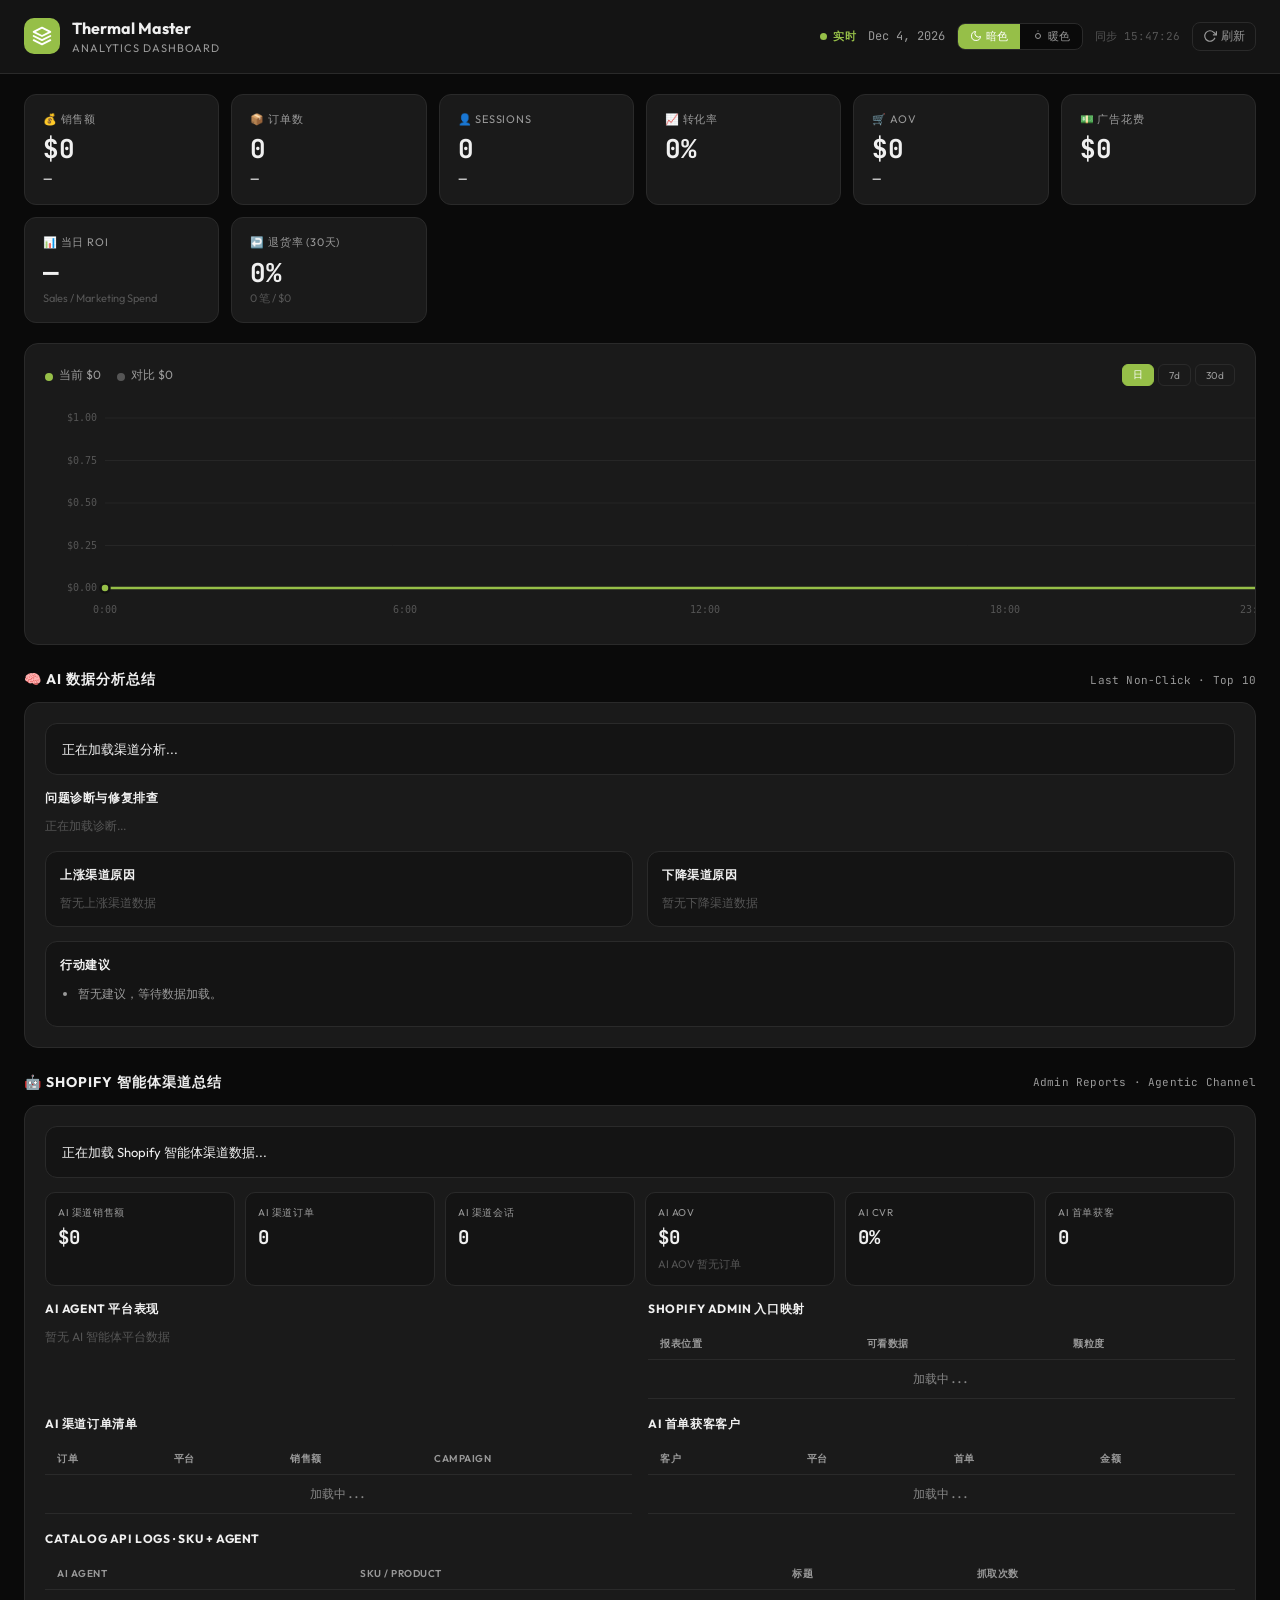
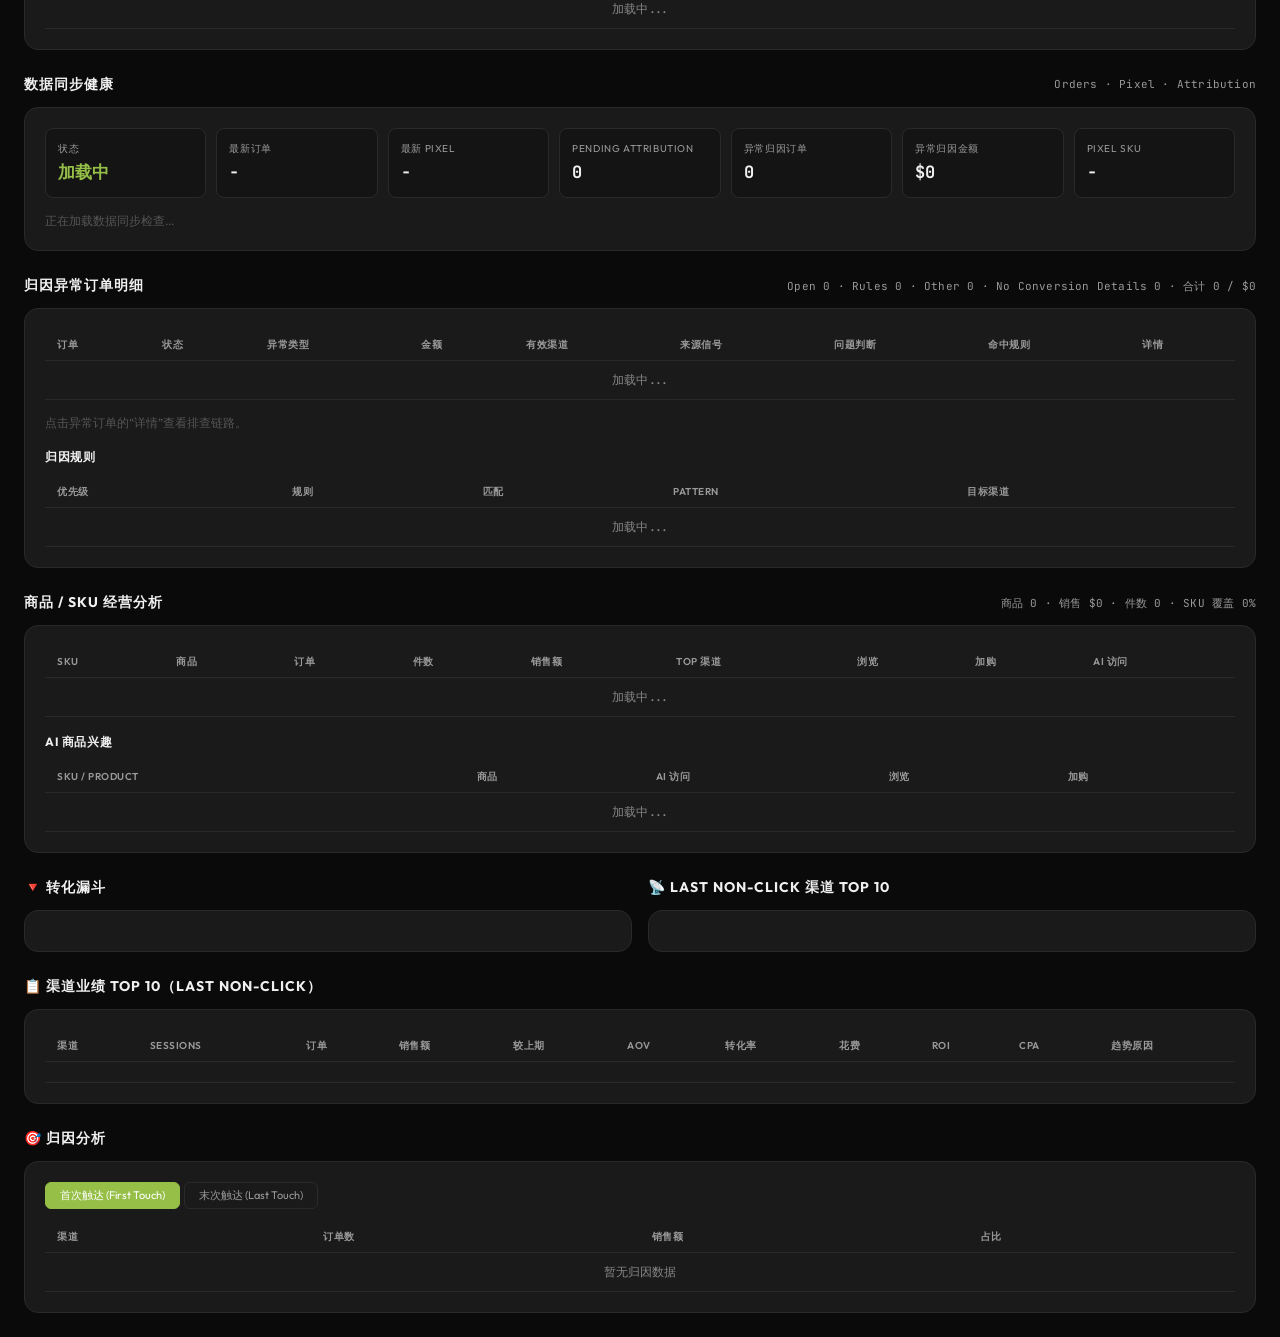
<file: index.html>
<!DOCTYPE html>
<html lang="zh-CN">
<head>
<meta charset="UTF-8">
<meta name="viewport" content="width=device-width, initial-scale=1.0">
<title>Thermal Master · 数据看板</title>
<meta name="description" content="Shopify Analytics Dashboard for Thermal Master">
<link rel="icon" href="data:image/svg+xml,<svg xmlns='http://www.w3.org/2000/svg' viewBox='0 0 32 32'><rect width='32' height='32' rx='8' fill='%2396bf48'/><text x='16' y='22' text-anchor='middle' fill='white' font-size='18' font-family='sans-serif'>T</text></svg>">
<link href="https://fonts.googleapis.com/css2?family=Outfit:wght@400;500;600;700;800&family=JetBrains+Mono:wght@500;600&display=swap" rel="stylesheet">
<style>
/* ============================================
   CSS Variables — Dark / Warm Themes
   ============================================ */
:root {
  --font-display: 'Outfit', sans-serif;
  --font-mono: 'JetBrains Mono', monospace;
}

[data-theme="dark"] {
  --bg-primary: #0a0a0a;
  --bg-secondary: #141414;
  --bg-card: #1a1a1a;
  --bg-card-hover: #222;
  --border: #2a2a2a;
  --text-primary: #f0f0f0;
  --text-secondary: #999;
  --text-tertiary: #555;
  --accent: #96bf48;
  --accent-bg: rgba(150,191,72,0.12);
  --red: #ef4444;
  --red-bg: rgba(239,68,68,0.12);
  --orange: #f59e0b;
  --orange-bg: rgba(245,158,11,0.12);
  --blue: #3b82f6;
  --blue-bg: rgba(59,130,246,0.12);
  --purple: #8b5cf6;
}

[data-theme="warm"] {
  --bg-primary: #faf7f2;
  --bg-secondary: #f3efe8;
  --bg-card: #ffffff;
  --bg-card-hover: #faf7f2;
  --border: #e8e0d4;
  --text-primary: #2d2418;
  --text-secondary: #8a7e6f;
  --text-tertiary: #bdb2a2;
  --accent: #7a9a3a;
  --accent-bg: rgba(122,154,58,0.10);
  --red: #c0392b;
  --red-bg: rgba(192,57,43,0.08);
  --orange: #d4780a;
  --orange-bg: rgba(212,120,10,0.08);
  --blue: #2e6bc4;
  --blue-bg: rgba(46,107,196,0.08);
  --purple: #7c3aed;
}

/* ============================================
   Base
   ============================================ */
*, *::before, *::after { box-sizing: border-box; margin: 0; padding: 0; }
body {
  font-family: var(--font-display);
  background: var(--bg-primary);
  color: var(--text-primary);
  line-height: 1.5;
  min-height: 100vh;
}

.container { max-width: 1280px; margin: 0 auto; padding: 0 24px; }

/* ============================================
   Header
   ============================================ */
.header {
  display: flex; align-items: center; justify-content: space-between;
  padding: 16px 24px;
  border-bottom: 1px solid var(--border);
  background: var(--bg-secondary);
  position: sticky; top: 0; z-index: 100;
}
.header-left { display: flex; align-items: center; gap: 12px; }
.logo {
  width: 36px; height: 36px; border-radius: 10px;
  background: var(--accent); display: flex; align-items: center; justify-content: center;
  color: #fff;
}
.header-title { font-size: 16px; font-weight: 700; }
.header-sub { font-size: 11px; color: var(--text-secondary); letter-spacing: 1px; text-transform: uppercase; }
.header-right { display: flex; align-items: center; gap: 12px; }

.live-indicator { display: flex; align-items: center; gap: 6px; }
.live-dot {
  width: 7px; height: 7px; border-radius: 50%; background: var(--accent);
  animation: pulse-dot 2s infinite;
}
@keyframes pulse-dot { 0%, 100% { opacity: 1; } 50% { opacity: 0.3; } }
.live-text { font-size: 11px; color: var(--accent); font-weight: 600; text-transform: uppercase; letter-spacing: 0.5px; }

.date-display { font-size: 12px; color: var(--text-secondary); font-family: var(--font-mono); }

.theme-switch { display: flex; background: var(--bg-primary); border-radius: 8px; overflow: hidden; border: 1px solid var(--border); }
.theme-btn {
  font-size: 11px; padding: 5px 12px; border: none; background: transparent;
  color: var(--text-secondary); cursor: pointer; display: flex; align-items: center; gap: 4px;
  font-family: var(--font-display); transition: all 0.2s;
}
.theme-btn.active { background: var(--accent); color: #fff; }

.sync-info { font-size: 11px; color: var(--text-tertiary); font-family: var(--font-mono); }
.refresh-btn {
  background: none; border: 1px solid var(--border); border-radius: 8px;
  color: var(--text-secondary); cursor: pointer; padding: 5px 10px; font-size: 12px;
  display: flex; align-items: center; gap: 4px; font-family: var(--font-display);
}
.refresh-btn:hover { border-color: var(--accent); color: var(--accent); }

/* ============================================
   KPI Cards
   ============================================ */
.kpi-grid {
  display: grid;
  grid-template-columns: repeat(auto-fill, minmax(180px, 1fr));
  gap: 12px;
  padding: 20px 0;
}
.kpi-card {
  background: var(--bg-card); border: 1px solid var(--border);
  border-radius: 12px; padding: 16px 18px;
  transition: border-color 0.2s;
}
.kpi-card:hover { border-color: var(--accent); }
.kpi-label { font-size: 11px; color: var(--text-secondary); text-transform: uppercase; letter-spacing: 0.8px; margin-bottom: 6px; }
.kpi-value { font-size: 26px; font-weight: 700; font-family: var(--font-mono); line-height: 1.2; }
.kpi-delta { font-size: 11px; font-weight: 600; margin-top: 4px; display: inline-block; }
.kpi-delta.up { color: var(--accent); }
.kpi-delta.up::before { content: '▲ '; font-size: 8px; }
.kpi-delta.down { color: var(--red); }
.kpi-delta.down::before { content: '▼ '; font-size: 8px; }
.kpi-sub { font-size: 11px; color: var(--text-tertiary); margin-top: 2px; }

/* Color-coded KPI values */
.kpi-value.good { color: var(--accent); }
.kpi-value.warn { color: var(--orange); }
.kpi-value.bad { color: var(--red); }

/* ============================================
   Section Panels
   ============================================ */
.section { margin-bottom: 24px; }
.section-header {
  display: flex; align-items: center; justify-content: space-between;
  margin-bottom: 12px;
}
.section-title { font-size: 14px; font-weight: 700; text-transform: uppercase; letter-spacing: 1px; }

.panel {
  background: var(--bg-card); border: 1px solid var(--border);
  border-radius: 14px; padding: 20px; overflow: hidden;
}

/* ============================================
   Chart Area
   ============================================ */
.chart-header { display: flex; align-items: center; justify-content: space-between; margin-bottom: 12px; }
.chart-legend { display: flex; gap: 16px; }
.chart-legend span { font-size: 12px; color: var(--text-secondary); }
.chart-legend .dot { display: inline-block; width: 8px; height: 8px; border-radius: 50%; margin-right: 6px; vertical-align: middle; }
.chart-legend .dot-today { background: var(--accent); }
.chart-legend .dot-yday { background: var(--text-tertiary); }

.chip-group { display: flex; gap: 4px; }
.chip {
  font-size: 10px; padding: 3px 10px; border-radius: 6px;
  border: 1px solid var(--border); background: transparent;
  color: var(--text-secondary); cursor: pointer; font-family: var(--font-display);
}
.chip.active { background: var(--accent); color: #fff; border-color: var(--accent); }

/* ============================================
   Funnel
   ============================================ */
.funnel-step { display: flex; align-items: center; gap: 12px; margin-bottom: 10px; }
.funnel-label { min-width: 90px; font-size: 12px; color: var(--text-secondary); text-align: right; }
.funnel-bar-wrap { flex: 1; height: 24px; background: var(--bg-secondary); border-radius: 6px; overflow: hidden; }
.funnel-bar { height: 100%; background: var(--accent); border-radius: 6px; transition: width 0.6s ease; min-width: 2%; }
.funnel-stats { display: flex; gap: 8px; min-width: 130px; font-size: 12px; }
.funnel-count { font-weight: 600; font-family: var(--font-mono); }
.funnel-pct { color: var(--text-secondary); }

/* ============================================
   Traffic / Channel Visualization
   ============================================ */
.traffic-row { display: flex; align-items: center; gap: 8px; margin-bottom: 8px; }
.traffic-dot { width: 10px; height: 10px; border-radius: 3px; flex-shrink: 0; }
.traffic-name { min-width: 100px; font-size: 12px; }
.traffic-bar-wrap { flex: 1; height: 16px; background: var(--bg-secondary); border-radius: 4px; overflow: hidden; }
.traffic-bar { height: 100%; border-radius: 4px; transition: width 0.5s ease; }
.traffic-pct { font-size: 12px; font-family: var(--font-mono); color: var(--text-secondary); min-width: 45px; text-align: right; }

/* ============================================
   Channel Table (with ROAS/CPA cols)
   ============================================ */
.table-scroll { overflow-x: auto; }
.data-table { width: 100%; border-collapse: collapse; font-size: 12px; }
.data-table th {
  text-align: left; padding: 8px 12px; font-weight: 600;
  color: var(--text-secondary); border-bottom: 1px solid var(--border);
  font-size: 10px; text-transform: uppercase; letter-spacing: 0.5px;
  white-space: nowrap;
}
.data-table td {
  padding: 10px 12px; border-bottom: 1px solid var(--border);
  font-family: var(--font-mono); white-space: nowrap;
}
.data-table tr:hover { background: var(--bg-card-hover); }
.data-table td.good { color: var(--accent); font-weight: 600; }
.data-table td.warn { color: var(--orange); font-weight: 600; }
.data-table td.bad { color: var(--red); font-weight: 600; }

/* ============================================
   Attribution Tabs
   ============================================ */
.attr-tabs { display: flex; gap: 4px; margin-bottom: 12px; }
.attr-tab-btn {
  font-size: 11px; padding: 5px 14px; border-radius: 6px;
  border: 1px solid var(--border); background: transparent;
  color: var(--text-secondary); cursor: pointer; font-family: var(--font-display);
}
.attr-tab-btn.active { background: var(--accent); color: #fff; border-color: var(--accent); }
.attr-tab-panel { display: none; }
.attr-tab-panel:first-of-type { display: block; }

/* ============================================
   Channel Spend Mini List (in KPI area)
   ============================================ */
.spend-row { display: flex; justify-content: space-between; padding: 3px 0; font-size: 11px; }
.spend-channel { color: var(--text-secondary); }
.spend-amount { font-family: var(--font-mono); font-weight: 600; }

/* ============================================
   Two-Column Layout
   ============================================ */
.grid-2 { display: grid; grid-template-columns: 1fr 1fr; gap: 16px; }
@media (max-width: 768px) {
  .grid-2 { grid-template-columns: 1fr; }
  .kpi-grid { grid-template-columns: repeat(2, 1fr); }
}


/* ============================================
   AI Analysis Panel
   ============================================ */
.section-note {
  font-size: 11px;
  color: var(--text-secondary);
  font-family: var(--font-mono);
  letter-spacing: 0.2px;
}
.analysis-summary {
  padding: 14px 16px;
  border: 1px solid var(--border);
  border-radius: 12px;
  background: var(--bg-secondary);
  color: var(--text-primary);
  font-size: 13px;
  line-height: 1.7;
  margin-bottom: 14px;
}
.analysis-grid {
  display: grid;
  grid-template-columns: 1fr 1fr;
  gap: 14px;
  margin-bottom: 14px;
}
.analysis-card {
  border: 1px solid var(--border);
  background: var(--bg-secondary);
  border-radius: 12px;
  padding: 14px;
}
.analysis-title {
  font-size: 12px;
  font-weight: 700;
  color: var(--text-primary);
  margin-bottom: 10px;
  text-transform: uppercase;
  letter-spacing: 0.6px;
}
.analysis-list {
  display: flex;
  flex-direction: column;
  gap: 10px;
}
.analysis-item {
  border-left: 3px solid var(--border);
  padding-left: 10px;
}
.analysis-item.up { border-left-color: var(--accent); }
.analysis-item.down { border-left-color: var(--red); }
.analysis-item-head {
  display: flex;
  align-items: center;
  justify-content: space-between;
  gap: 8px;
  margin-bottom: 4px;
}
.analysis-channel {
  font-size: 13px;
  font-weight: 700;
}
.analysis-change {
  font-family: var(--font-mono);
  font-size: 12px;
  font-weight: 700;
}
.analysis-change.up { color: var(--accent); }
.analysis-change.down { color: var(--red); }
.analysis-detail {
  font-size: 12px;
  color: var(--text-secondary);
  line-height: 1.6;
}
.analysis-actions {
  border: 1px solid var(--border);
  background: var(--bg-secondary);
  border-radius: 12px;
  padding: 14px;
}
.analysis-actions ul {
  padding-left: 18px;
}
.analysis-actions li {
  margin-bottom: 8px;
  font-size: 12px;
  color: var(--text-secondary);
  line-height: 1.6;
}
.diagnostic-grid {
  display: grid;
  grid-template-columns: repeat(auto-fit, minmax(260px, 1fr));
  gap: 12px;
  margin-bottom: 16px;
}
.diagnostic-card {
  border: 1px solid var(--border);
  background: var(--bg-secondary);
  border-radius: 10px;
  padding: 12px;
}
.diagnostic-head {
  display: flex;
  align-items: flex-start;
  justify-content: space-between;
  gap: 10px;
  margin-bottom: 8px;
}
.diagnostic-title {
  font-size: 13px;
  font-weight: 700;
}
.diagnostic-severity {
  flex: 0 0 auto;
  border-radius: 999px;
  padding: 2px 7px;
  font-size: 10px;
  font-weight: 700;
  text-transform: uppercase;
}
.diagnostic-severity.high {
  color: #fff;
  background: var(--red);
}
.diagnostic-severity.medium {
  color: #111;
  background: #f5b84b;
}
.diagnostic-severity.info {
  color: #111;
  background: var(--accent);
}
.diagnostic-line {
  color: var(--text-secondary);
  font-size: 12px;
  line-height: 1.55;
  margin-top: 6px;
}
.diagnostic-line strong {
  color: var(--text-primary);
}
.analysis-empty {
  color: var(--text-tertiary);
  font-size: 12px;
}
.agentic-kpi-grid {
  display: grid;
  grid-template-columns: repeat(auto-fit, minmax(140px, 1fr));
  gap: 10px;
  margin-bottom: 14px;
}
.agentic-kpi {
  border: 1px solid var(--border);
  background: var(--bg-secondary);
  border-radius: 10px;
  padding: 12px;
}
.agentic-kpi-label {
  color: var(--text-secondary);
  font-size: 10px;
  text-transform: uppercase;
  letter-spacing: 0.6px;
  margin-bottom: 4px;
}
.agentic-kpi-value {
  font-family: var(--font-mono);
  font-size: 19px;
  font-weight: 700;
}
.agentic-note {
  color: var(--text-tertiary);
  font-size: 11px;
  margin-top: 4px;
}
.agentic-note.up { color: var(--accent); }
.agentic-note.down { color: var(--red); }
.agentic-platform-row {
  display: flex;
  justify-content: space-between;
  gap: 12px;
  padding: 9px 0;
  border-bottom: 1px solid var(--border);
  font-size: 12px;
}
.agentic-platform-row:last-child { border-bottom: 0; }
.agentic-platform-row span {
  display: block;
  color: var(--text-secondary);
  margin-top: 2px;
}
.delta-up { color: var(--accent); font-weight: 700; }
.delta-down { color: var(--red); font-weight: 700; }
.delta-flat { color: var(--text-secondary); }
.health-grid {
  display: grid;
  grid-template-columns: repeat(auto-fit, minmax(150px, 1fr));
  gap: 10px;
  margin-bottom: 14px;
}
.health-card {
  border: 1px solid var(--border);
  background: var(--bg-secondary);
  border-radius: 8px;
  padding: 12px;
}
.health-label {
  color: var(--text-secondary);
  font-size: 10px;
  text-transform: uppercase;
  letter-spacing: 0.6px;
  margin-bottom: 4px;
}
.health-value {
  font-family: var(--font-mono);
  font-size: 17px;
  font-weight: 700;
}
.health-status.ok { color: var(--accent); }
.health-status.watch { color: var(--orange); }
.health-status.action_required { color: var(--red); }
.health-check {
  border-left: 3px solid var(--border);
  padding: 8px 10px;
  margin-bottom: 8px;
  background: var(--bg-secondary);
  border-radius: 6px;
}
.health-check.high { border-left-color: var(--red); }
.health-check.medium { border-left-color: var(--orange); }
.health-check.info { border-left-color: var(--accent); }
.health-check strong {
  display: block;
  font-size: 12px;
  margin-bottom: 3px;
}
.health-check span {
  color: var(--text-secondary);
  font-size: 12px;
  line-height: 1.5;
}
.mini-muted {
  color: var(--text-tertiary);
  font-size: 10px;
}
.mini-btn {
  border: 1px solid var(--border);
  background: var(--bg-secondary);
  color: var(--text-primary);
  border-radius: 6px;
  padding: 4px 8px;
  font-size: 11px;
  cursor: pointer;
}
.mini-btn:hover {
  border-color: var(--accent);
  color: var(--accent);
}

@media (max-width: 768px) {
  .analysis-grid { grid-template-columns: 1fr; }
}

/* ============================================
   Loading
   ============================================ */
.loading-placeholder {
  height: 60px; background: var(--bg-secondary); border-radius: 8px;
  animation: shimmer 1.5s infinite;
}
@keyframes shimmer {
  0% { opacity: 0.5; }
  50% { opacity: 0.8; }
  100% { opacity: 0.5; }
}
</style>
</head>
<body data-theme="dark">

<!-- ============================================
     Header
     ============================================ -->
<header class="header">
  <div class="header-left">
    <div class="logo">
      <svg width="20" height="20" viewBox="0 0 24 24" fill="none" stroke="currentColor" stroke-width="2.2" stroke-linecap="round" stroke-linejoin="round"><path d="M12 2L2 7l10 5 10-5-10-5z"/><path d="M2 17l10 5 10-5"/><path d="M2 12l10 5 10-5"/></svg>
    </div>
    <div>
      <div class="header-title">Thermal Master</div>
      <div class="header-sub">Analytics Dashboard</div>
    </div>
  </div>
  <div class="header-right">
    <div class="live-indicator">
      <span class="live-dot"></span>
      <span class="live-text">实时</span>
    </div>
    <div class="date-display" id="dateDisplay"></div>
    <div class="theme-switch">
      <button class="theme-btn active" data-t="dark" onclick="setTheme('dark')">
        <svg width="12" height="12" viewBox="0 0 24 24" fill="none" stroke="currentColor" stroke-width="2"><path d="M21 12.79A9 9 0 1 1 11.21 3 7 7 0 0 0 21 12.79z"/></svg>
        暗色
      </button>
      <button class="theme-btn" data-t="warm" onclick="setTheme('warm')">
        <svg width="12" height="12" viewBox="0 0 24 24" fill="none" stroke="currentColor" stroke-width="2"><circle cx="12" cy="12" r="5"/><line x1="12" y1="1" x2="12" y2="3"/></svg>
        暖色
      </button>
    </div>
    <span class="sync-info">同步 <span id="lastSync">--:--</span></span>
    <button class="refresh-btn" onclick="refreshDashboard()">
      <svg class="refresh-icon" width="14" height="14" viewBox="0 0 24 24" fill="none" stroke="currentColor" stroke-width="2"><polyline points="23 4 23 10 17 10"/><path d="M20.49 15a9 9 0 1 1-2.12-9.36L23 10"/></svg>
      刷新
    </button>
  </div>
</header>

<div class="container">

  <!-- ============================================
       KPI Cards — Row 1: Core Metrics
       ============================================ -->
  <div class="kpi-grid">
    <div class="kpi-card">
      <div class="kpi-label">💰 销售额</div>
      <div class="kpi-value" id="kpiRevenue">$0</div>
      <div class="kpi-delta" id="kpiRevenueDelta">—</div>
    </div>
    <div class="kpi-card">
      <div class="kpi-label">📦 订单数</div>
      <div class="kpi-value" id="kpiOrders">0</div>
      <div class="kpi-delta" id="kpiOrdersDelta">—</div>
    </div>
    <div class="kpi-card">
      <div class="kpi-label">👤 Sessions</div>
      <div class="kpi-value" id="kpiSessions">0</div>
      <div class="kpi-delta" id="kpiSessionsDelta">—</div>
    </div>
    <div class="kpi-card">
      <div class="kpi-label">📈 转化率</div>
      <div class="kpi-value" id="kpiCR">0%</div>
    </div>
    <div class="kpi-card">
      <div class="kpi-label">🛒 AOV</div>
      <div class="kpi-value" id="kpiAOV">$0</div>
      <div class="kpi-delta" id="kpiAOVDelta">—</div>
    </div>

    <!-- New: Ad Spend -->
    <div class="kpi-card">
      <div class="kpi-label">💵 广告花费</div>
      <div class="kpi-value" id="kpiAdSpend">$0</div>
      <div id="channelSpendList" style="margin-top: 8px;"></div>
    </div>

    <!-- New: ROAS -->
    <div class="kpi-card">
      <div class="kpi-label">📊 当日 ROI</div>
      <div class="kpi-value" id="kpiROAS">—</div>
      <div class="kpi-sub">Sales / Marketing Spend</div>
    </div>

    <!-- New: Refund Rate -->
    <div class="kpi-card">
      <div class="kpi-label">↩️ 退货率 (30天)</div>
      <div class="kpi-value" id="kpiRefundRate">0%</div>
      <div class="kpi-sub" id="kpiRefundCount">0 笔 / $0</div>
    </div>
  </div>

  <!-- ============================================
       Sales Chart
       ============================================ -->
  <div class="section">
    <div class="panel">
      <div class="chart-header">
        <div class="chart-legend">
          <span><span class="dot dot-today"></span><span id="legendToday">当前 $0</span></span>
          <span><span class="dot dot-yday"></span><span id="legendYday">对比 $0</span></span>
        </div>
        <div class="chip-group">
          <button class="chip active" onclick="setChartRange(this,'24h')">日</button>
          <button class="chip" onclick="setChartRange(this,'7d')">7d</button>
          <button class="chip" onclick="setChartRange(this,'30d')">30d</button>
        </div>
      </div>
      <canvas id="salesChart"></canvas>
    </div>
  </div>

  <!-- ============================================
       AI Data Analysis
       ============================================ -->
  <div class="section" id="aiAnalysisSection">
    <div class="section-header">
      <div class="section-title">🧠 AI 数据分析总结</div>
      <div class="section-note" id="analysisModel">Last Non-Click · Top 10</div>
    </div>
    <div class="panel">
      <div class="analysis-summary" id="aiSummaryText">正在加载渠道分析...</div>

      <div class="analysis-title">问题诊断与修复排查</div>
      <div class="diagnostic-grid" id="aiDiagnosticList">
        <div class="analysis-empty">正在加载诊断...</div>
      </div>

      <div class="analysis-grid">
        <div class="analysis-card">
          <div class="analysis-title">上涨渠道原因</div>
          <div class="analysis-list" id="aiRisingList">
            <div class="analysis-empty">暂无上涨渠道数据</div>
          </div>
        </div>

        <div class="analysis-card">
          <div class="analysis-title">下降渠道原因</div>
          <div class="analysis-list" id="aiFallingList">
            <div class="analysis-empty">暂无下降渠道数据</div>
          </div>
        </div>
      </div>

      <div class="analysis-actions">
        <div class="analysis-title">行动建议</div>
        <ul id="aiActionList">
          <li>暂无建议，等待数据加载。</li>
        </ul>
      </div>
    </div>
  </div>

  <!-- ============================================
       Shopify Agentic / AI Channel Summary
       ============================================ -->
  <div class="section" id="agenticSummarySection">
    <div class="section-header">
      <div class="section-title">🤖 Shopify 智能体渠道总结</div>
      <div class="section-note">Admin Reports · Agentic Channel</div>
    </div>
    <div class="panel">
      <div class="analysis-summary" id="agenticSummaryText">正在加载 Shopify 智能体渠道数据...</div>

      <div class="agentic-kpi-grid">
        <div class="agentic-kpi">
          <div class="agentic-kpi-label">AI 渠道销售额</div>
          <div class="agentic-kpi-value" id="agenticSales">$0</div>
        </div>
        <div class="agentic-kpi">
          <div class="agentic-kpi-label">AI 渠道订单</div>
          <div class="agentic-kpi-value" id="agenticOrders">0</div>
        </div>
        <div class="agentic-kpi">
          <div class="agentic-kpi-label">AI 渠道会话</div>
          <div class="agentic-kpi-value" id="agenticSessions">0</div>
        </div>
        <div class="agentic-kpi">
          <div class="agentic-kpi-label">AI AOV</div>
          <div class="agentic-kpi-value" id="agenticAOV">$0</div>
          <div class="agentic-note" id="agenticAOVNote">AI AOV 暂无订单</div>
        </div>
        <div class="agentic-kpi">
          <div class="agentic-kpi-label">AI CVR</div>
          <div class="agentic-kpi-value" id="agenticCVR">0%</div>
        </div>
        <div class="agentic-kpi">
          <div class="agentic-kpi-label">AI 首单获客</div>
          <div class="agentic-kpi-value" id="agenticCustomers">0</div>
        </div>
      </div>

      <div class="grid-2">
        <div>
          <div class="analysis-title">AI Agent 平台表现</div>
          <div id="agenticPlatformList">
            <div class="analysis-empty">暂无 AI 智能体平台数据</div>
          </div>
        </div>
        <div>
          <div class="analysis-title">Shopify Admin 入口映射</div>
          <div class="table-scroll">
            <table class="data-table">
              <thead>
                <tr><th>报表位置</th><th>可看数据</th><th>颗粒度</th></tr>
              </thead>
              <tbody id="agenticReportBody">
                <tr><td colspan="3" style="text-align:center;opacity:0.5">加载中...</td></tr>
              </tbody>
            </table>
          </div>
        </div>
      </div>

      <div class="grid-2" style="margin-top:16px;">
        <div>
          <div class="analysis-title">AI 渠道订单清单</div>
          <div class="table-scroll">
            <table class="data-table">
              <thead>
                <tr><th>订单</th><th>平台</th><th>销售额</th><th>Campaign</th></tr>
              </thead>
              <tbody id="agenticOrdersBody">
                <tr><td colspan="4" style="text-align:center;opacity:0.5">加载中...</td></tr>
              </tbody>
            </table>
          </div>
        </div>
        <div>
          <div class="analysis-title">AI 首单获客客户</div>
          <div class="table-scroll">
            <table class="data-table">
              <thead>
                <tr><th>客户</th><th>平台</th><th>首单</th><th>金额</th></tr>
              </thead>
              <tbody id="agenticCustomersBody">
                <tr><td colspan="4" style="text-align:center;opacity:0.5">加载中...</td></tr>
              </tbody>
            </table>
          </div>
        </div>
      </div>

      <div style="margin-top:16px;">
        <div class="analysis-title">Catalog API logs · SKU + Agent</div>
        <div class="table-scroll">
          <table class="data-table">
            <thead>
              <tr><th>AI Agent</th><th>SKU / Product</th><th>标题</th><th>抓取次数</th></tr>
            </thead>
            <tbody id="agenticCatalogBody">
              <tr><td colspan="4" style="text-align:center;opacity:0.5">加载中...</td></tr>
            </tbody>
          </table>
        </div>
      </div>
    </div>
  </div>

  <!-- ============================================
       Data Sync Health
       ============================================ -->
  <div class="section" id="syncHealthSection">
    <div class="section-header">
      <div class="section-title">数据同步健康</div>
      <div class="section-note">Orders · Pixel · Attribution</div>
    </div>
    <div class="panel">
      <div class="health-grid">
        <div class="health-card">
          <div class="health-label">状态</div>
          <div class="health-value health-status ok" id="syncHealthStatus">加载中</div>
        </div>
        <div class="health-card">
          <div class="health-label">最新订单</div>
          <div class="health-value" id="syncLatestOrder">-</div>
        </div>
        <div class="health-card">
          <div class="health-label">最新 Pixel</div>
          <div class="health-value" id="syncLatestPixel">-</div>
        </div>
        <div class="health-card">
          <div class="health-label">Pending Attribution</div>
          <div class="health-value" id="syncPendingAttribution">0</div>
        </div>
        <div class="health-card">
          <div class="health-label">异常归因订单</div>
          <div class="health-value" id="syncAnomalyOrders">0</div>
        </div>
        <div class="health-card">
          <div class="health-label">异常归因金额</div>
          <div class="health-value" id="syncAnomalyRevenue">$0</div>
        </div>
        <div class="health-card">
          <div class="health-label">Pixel SKU</div>
          <div class="health-value" id="syncSkuEnabled">-</div>
        </div>
      </div>
      <div id="syncHealthChecks">
        <div class="analysis-empty">正在加载数据同步检查...</div>
      </div>
    </div>
  </div>

  <!-- ============================================
       Attribution Anomaly Orders
       ============================================ -->
  <div class="section" id="attributionAnomalySection">
    <div class="section-header">
      <div class="section-title">归因异常订单明细</div>
      <div class="section-note">
        Open <span id="anomalyOpenCount">0</span> · Rules <span id="anomalyRulesCount">0</span> · Other <span id="anomalyOtherCount">0</span> · No Conversion Details <span id="anomalyNoConversionCount">0</span> · 合计 <span id="anomalyTotalOrders">0</span> / <span id="anomalyTotalRevenue">$0</span>
      </div>
    </div>
    <div class="panel">
      <div class="table-scroll">
        <table class="data-table">
          <thead>
            <tr><th>订单</th><th>状态</th><th>异常类型</th><th>金额</th><th>有效渠道</th><th>来源信号</th><th>问题判断</th><th>命中规则</th><th>详情</th></tr>
          </thead>
          <tbody id="attributionAnomalyBody">
            <tr><td colspan="9" style="text-align:center;opacity:0.5">加载中...</td></tr>
          </tbody>
        </table>
      </div>
      <div id="orderDiagnosticsPanel" style="margin-top:14px;">
        <div class="analysis-empty">点击异常订单的“详情”查看排查链路。</div>
      </div>
      <div style="margin-top:16px;">
        <div class="analysis-title">归因规则</div>
        <div class="table-scroll">
          <table class="data-table">
            <thead>
              <tr><th>优先级</th><th>规则</th><th>匹配</th><th>Pattern</th><th>目标渠道</th></tr>
            </thead>
            <tbody id="attributionRuleBody">
              <tr><td colspan="5" style="text-align:center;opacity:0.5">加载中...</td></tr>
            </tbody>
          </table>
        </div>
      </div>
    </div>
  </div>

  <!-- ============================================
       Product / SKU Performance
       ============================================ -->
  <div class="section" id="productPerformanceSection">
    <div class="section-header">
      <div class="section-title">商品 / SKU 经营分析</div>
      <div class="section-note">
        商品 <span id="productCount">0</span> · 销售 <span id="productRevenue">$0</span> · 件数 <span id="productUnits">0</span> · SKU 覆盖 <span id="productSkuCoverage">0%</span>
      </div>
    </div>
    <div class="panel">
      <div class="table-scroll">
        <table class="data-table">
          <thead>
            <tr><th>SKU</th><th>商品</th><th>订单</th><th>件数</th><th>销售额</th><th>Top 渠道</th><th>浏览</th><th>加购</th><th>AI 访问</th></tr>
          </thead>
          <tbody id="productPerformanceBody">
            <tr><td colspan="9" style="text-align:center;opacity:0.5">加载中...</td></tr>
          </tbody>
        </table>
      </div>
      <div style="margin-top:16px;">
        <div class="analysis-title">AI 商品兴趣</div>
        <div class="table-scroll">
          <table class="data-table">
            <thead>
              <tr><th>SKU / Product</th><th>商品</th><th>AI 访问</th><th>浏览</th><th>加购</th></tr>
            </thead>
            <tbody id="aiProductInterestBody">
              <tr><td colspan="5" style="text-align:center;opacity:0.5">加载中...</td></tr>
            </tbody>
          </table>
        </div>
      </div>
    </div>
  </div>

  <!-- ============================================
       Funnel + Traffic (side by side)
       ============================================ -->
  <div class="grid-2">
    <!-- Funnel -->
    <div class="section">
      <div class="section-header">
        <div class="section-title">🔻 转化漏斗</div>
      </div>
      <div class="panel">
        <div id="funnelBars">
          <div class="loading-placeholder"></div>
        </div>
      </div>
    </div>

    <!-- Traffic Sources -->
    <div class="section">
      <div class="section-header">
        <div class="section-title">📡 Last Non-Click 渠道 Top 10</div>
      </div>
      <div class="panel">
        <div id="trafficDonut">
          <div class="loading-placeholder"></div>
        </div>
      </div>
    </div>
  </div>

  <!-- ============================================
       Channel Performance Table (with ROAS / CPA)
       ============================================ -->
  <div class="section">
    <div class="section-header">
      <div class="section-title">📋 渠道业绩 Top 10（Last Non-Click）</div>
    </div>
    <div class="panel">
      <div class="table-scroll">
        <table class="data-table">
          <thead>
            <tr>
              <th>渠道</th>
              <th>Sessions</th>
              <th>订单</th>
              <th>销售额</th>
              <th>较上期</th>
              <th>AOV</th>
              <th>转化率</th>
              <th>花费</th>
              <th>ROI</th>
              <th>CPA</th>
              <th>趋势原因</th>
            </tr>
          </thead>
          <tbody id="channelTableBody">
            <tr><td colspan="11"><div class="loading-placeholder"></div></td></tr>
          </tbody>
        </table>
      </div>
    </div>
  </div>

  <!-- ============================================
       Attribution Analysis (First / Last Touch)
       ============================================ -->
  <div class="section">
    <div class="section-header">
      <div class="section-title">🎯 归因分析</div>
    </div>
    <div class="panel">
      <div class="attr-tabs">
        <button class="attr-tab-btn active" onclick="switchAttrTab(this,'first')">首次触达 (First Touch)</button>
        <button class="attr-tab-btn" onclick="switchAttrTab(this,'last')">末次触达 (Last Touch)</button>
      </div>

      <div id="attrPanel_first" class="attr-tab-panel" style="display:block;">
        <table class="data-table">
          <thead>
            <tr><th>渠道</th><th>订单数</th><th>销售额</th><th>占比</th></tr>
          </thead>
          <tbody id="firstTouchBody">
            <tr><td colspan="4" style="text-align:center;opacity:0.5">加载中...</td></tr>
          </tbody>
        </table>
      </div>

      <div id="attrPanel_last" class="attr-tab-panel">
        <table class="data-table">
          <thead>
            <tr><th>渠道</th><th>订单数</th><th>销售额</th><th>占比</th></tr>
          </thead>
          <tbody id="lastTouchBody">
            <tr><td colspan="4" style="text-align:center;opacity:0.5">加载中...</td></tr>
          </tbody>
        </table>
      </div>
    </div>
  </div>

</div><!-- /.container -->

<script src="app.js"></script>
</body>
</html>
</file>
